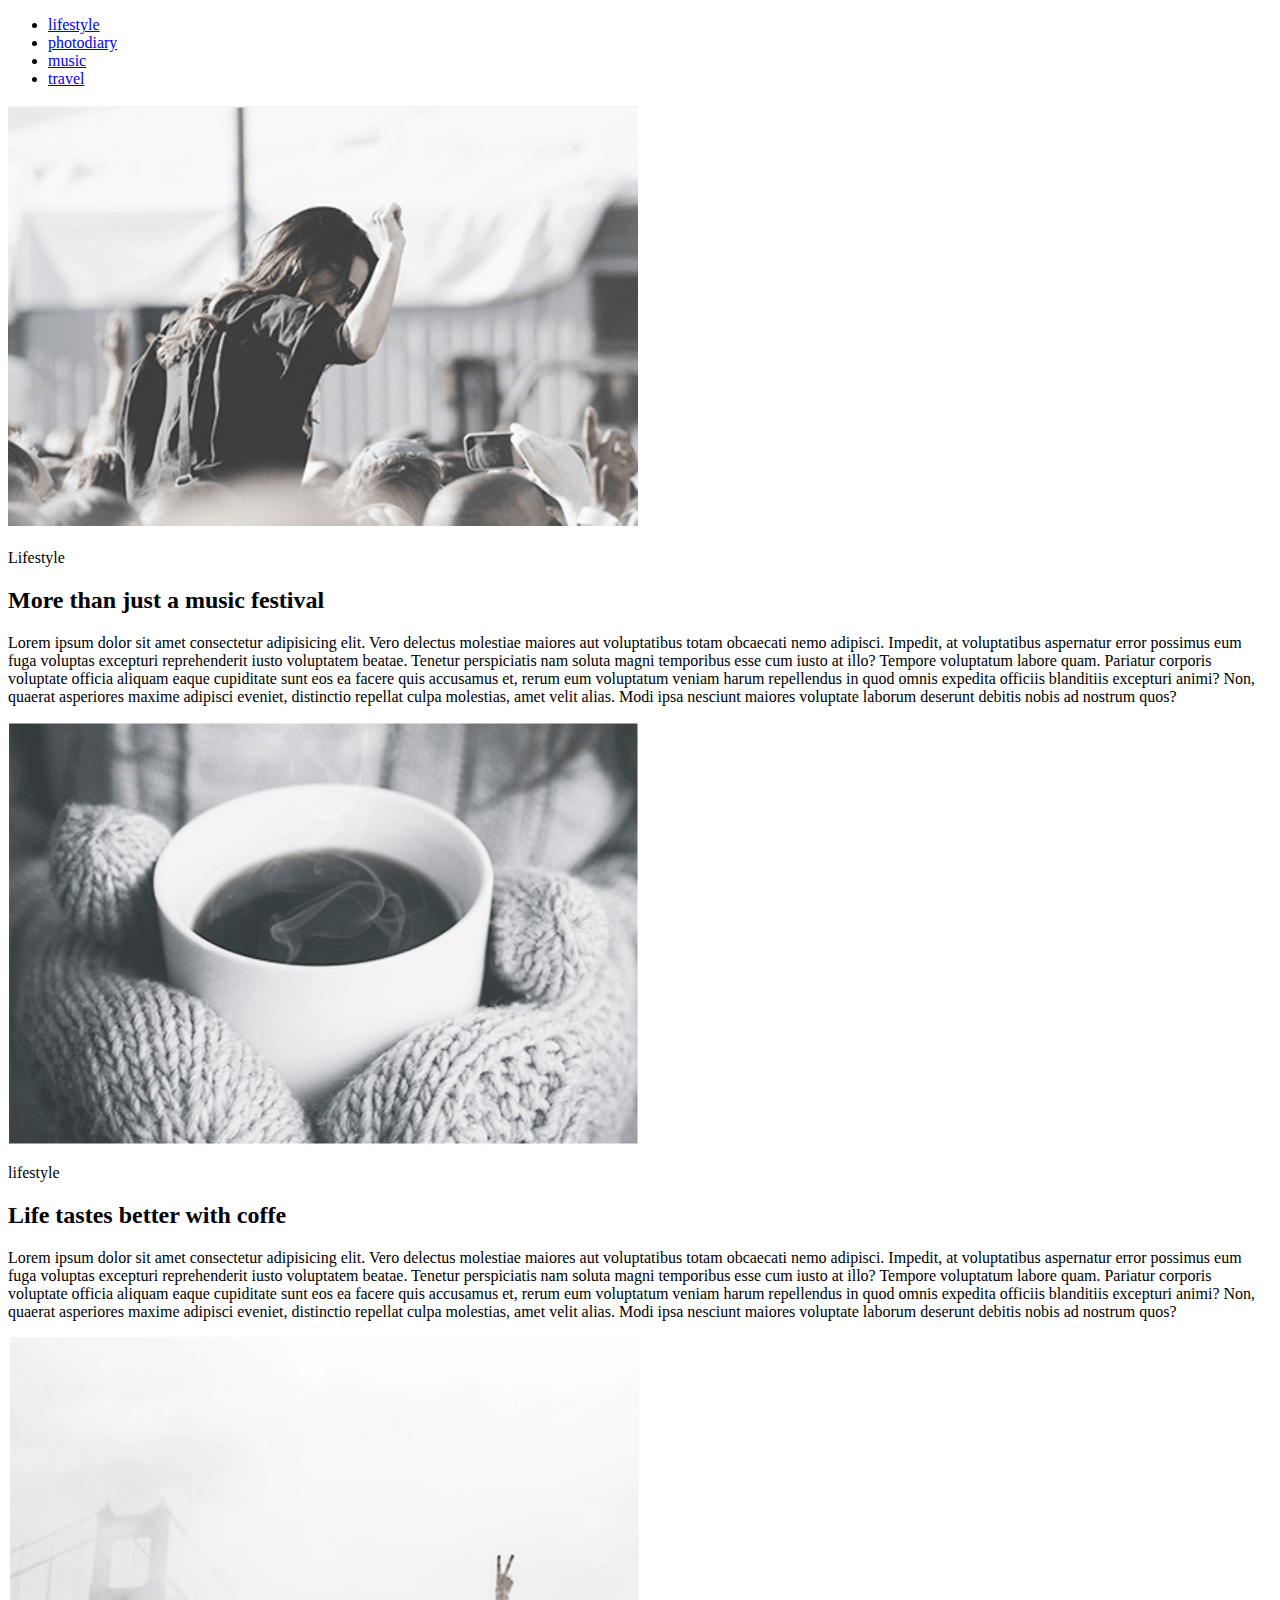
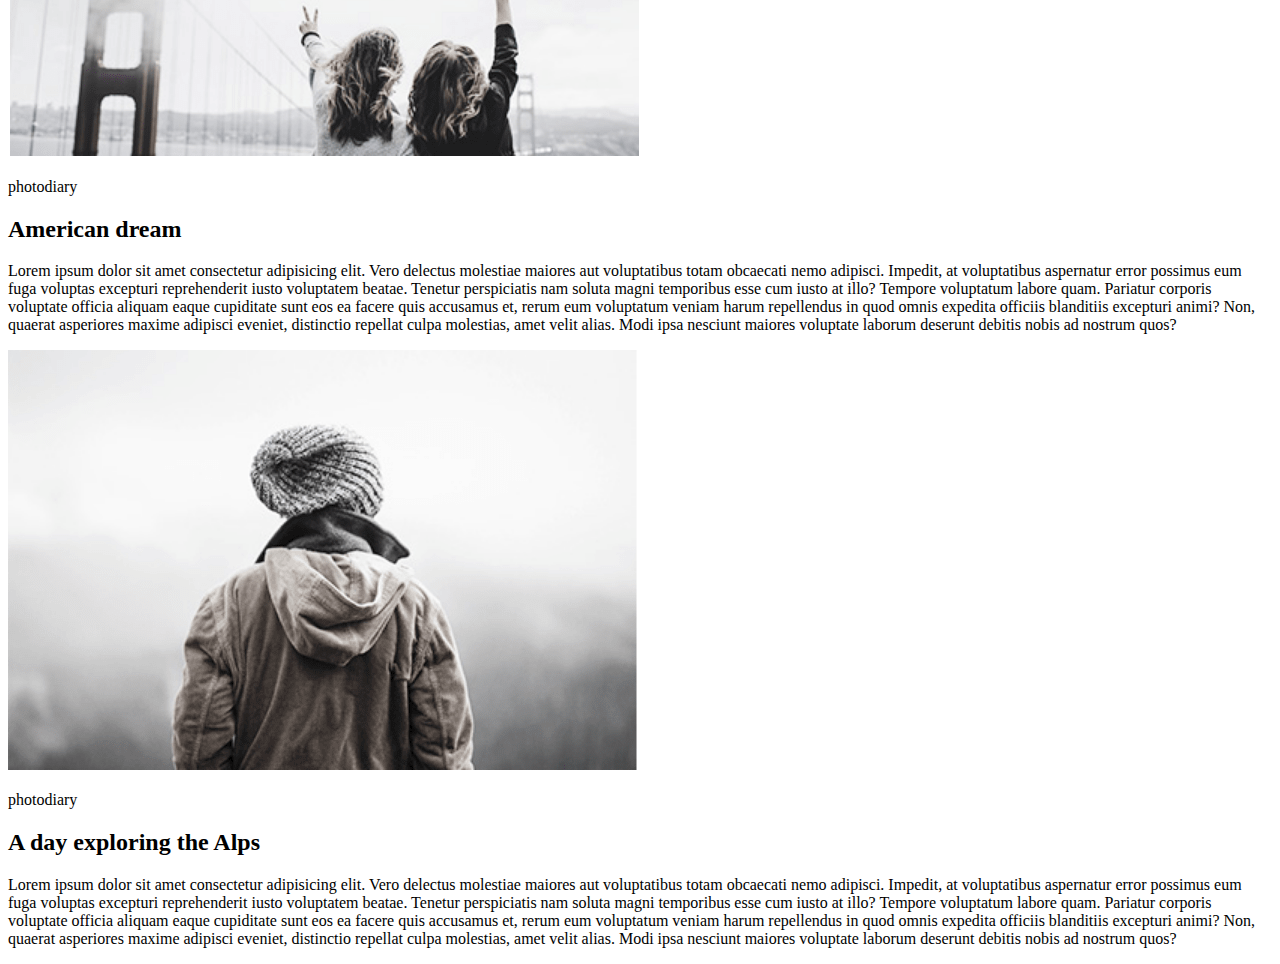
<file: 1/index.html>
<!DOCTYPE html>
<html lang="en">
<head>
    <meta charset="UTF-8">
    <meta name="viewport" content="width=device-width, initial-scale=1.0">
    <meta http-equiv="X-UA-Compatible" content="ie=edge">
    <title>Document</title>
</head>
<body>
    <nav>
        <ul>
           <li><a href="/" target="_blank">lifestyle</a></li>
           <li><a href="/" target="_blank">photodiary</a></li>
           <li><a href="/" target="_blank">music</a></li>
           <li><a href="/" target="_blank">travel</a></li>
        </ul>
    </nav>
<main>
    <article>
       <img src="img/1.png" alt="festival">
       <p>Lifestyle</p>
       <h2>More than just a music festival</h2>
       <p>Lorem ipsum dolor sit amet consectetur adipisicing elit. Vero delectus molestiae maiores aut voluptatibus totam obcaecati nemo adipisci. Impedit, at voluptatibus aspernatur error possimus eum fuga voluptas excepturi reprehenderit iusto voluptatem beatae. Tenetur perspiciatis nam soluta magni temporibus esse cum iusto at illo? Tempore voluptatum labore quam. Pariatur corporis voluptate officia aliquam eaque cupiditate sunt eos ea facere quis accusamus et, rerum eum voluptatum veniam harum repellendus in quod omnis expedita officiis blanditiis excepturi animi? Non, quaerat asperiores maxime adipisci eveniet, distinctio repellat culpa molestias, amet velit alias. Modi ipsa nesciunt maiores voluptate laborum deserunt debitis nobis ad nostrum quos?</p>
    </article>

    <article>
       <img src="img/2.png" alt="coffe">
       <p>lifestyle</p>
       <h2>Life tastes better with coffe</h2>
       <p>Lorem ipsum dolor sit amet consectetur adipisicing elit. Vero delectus molestiae maiores aut voluptatibus totam obcaecati nemo adipisci. Impedit, at voluptatibus aspernatur error possimus eum fuga voluptas excepturi reprehenderit iusto voluptatem beatae. Tenetur perspiciatis nam soluta magni temporibus esse cum iusto at illo? Tempore voluptatum labore quam. Pariatur corporis voluptate officia aliquam eaque cupiditate sunt eos ea facere quis accusamus et, rerum eum voluptatum veniam harum repellendus in quod omnis expedita officiis blanditiis excepturi animi? Non, quaerat asperiores maxime adipisci eveniet, distinctio repellat culpa molestias, amet velit alias. Modi ipsa nesciunt maiores voluptate laborum deserunt debitis nobis ad nostrum quos?</p>
    </article>
    
    <article>
       <img src="img/3.png" alt="bridge">
       <p>photodiary</p>
       <h2>American dream</h2>
       <p>Lorem ipsum dolor sit amet consectetur adipisicing elit. Vero delectus molestiae maiores aut voluptatibus totam obcaecati nemo adipisci. Impedit, at voluptatibus aspernatur error possimus eum fuga voluptas excepturi reprehenderit iusto voluptatem beatae. Tenetur perspiciatis nam soluta magni temporibus esse cum iusto at illo? Tempore voluptatum labore quam. Pariatur corporis voluptate officia aliquam eaque cupiditate sunt eos ea facere quis accusamus et, rerum eum voluptatum veniam harum repellendus in quod omnis expedita officiis blanditiis excepturi animi? Non, quaerat asperiores maxime adipisci eveniet, distinctio repellat culpa molestias, amet velit alias. Modi ipsa nesciunt maiores voluptate laborum deserunt debitis nobis ad nostrum quos?</p>
    </article>

    <article>
            <img src="img/4.png" alt="bridge">
       <p>photodiary</p>
       <h2>A day exploring the Alps</h2>
       <p>Lorem ipsum dolor sit amet consectetur adipisicing elit. Vero delectus molestiae maiores aut voluptatibus totam obcaecati nemo adipisci. Impedit, at voluptatibus aspernatur error possimus eum fuga voluptas excepturi reprehenderit iusto voluptatem beatae. Tenetur perspiciatis nam soluta magni temporibus esse cum iusto at illo? Tempore voluptatum labore quam. Pariatur corporis voluptate officia aliquam eaque cupiditate sunt eos ea facere quis accusamus et, rerum eum voluptatum veniam harum repellendus in quod omnis expedita officiis blanditiis excepturi animi? Non, quaerat asperiores maxime adipisci eveniet, distinctio repellat culpa molestias, amet velit alias. Modi ipsa nesciunt maiores voluptate laborum deserunt debitis nobis ad nostrum quos?</p>
    </article>
</main>
</body> 
</html>
</file>
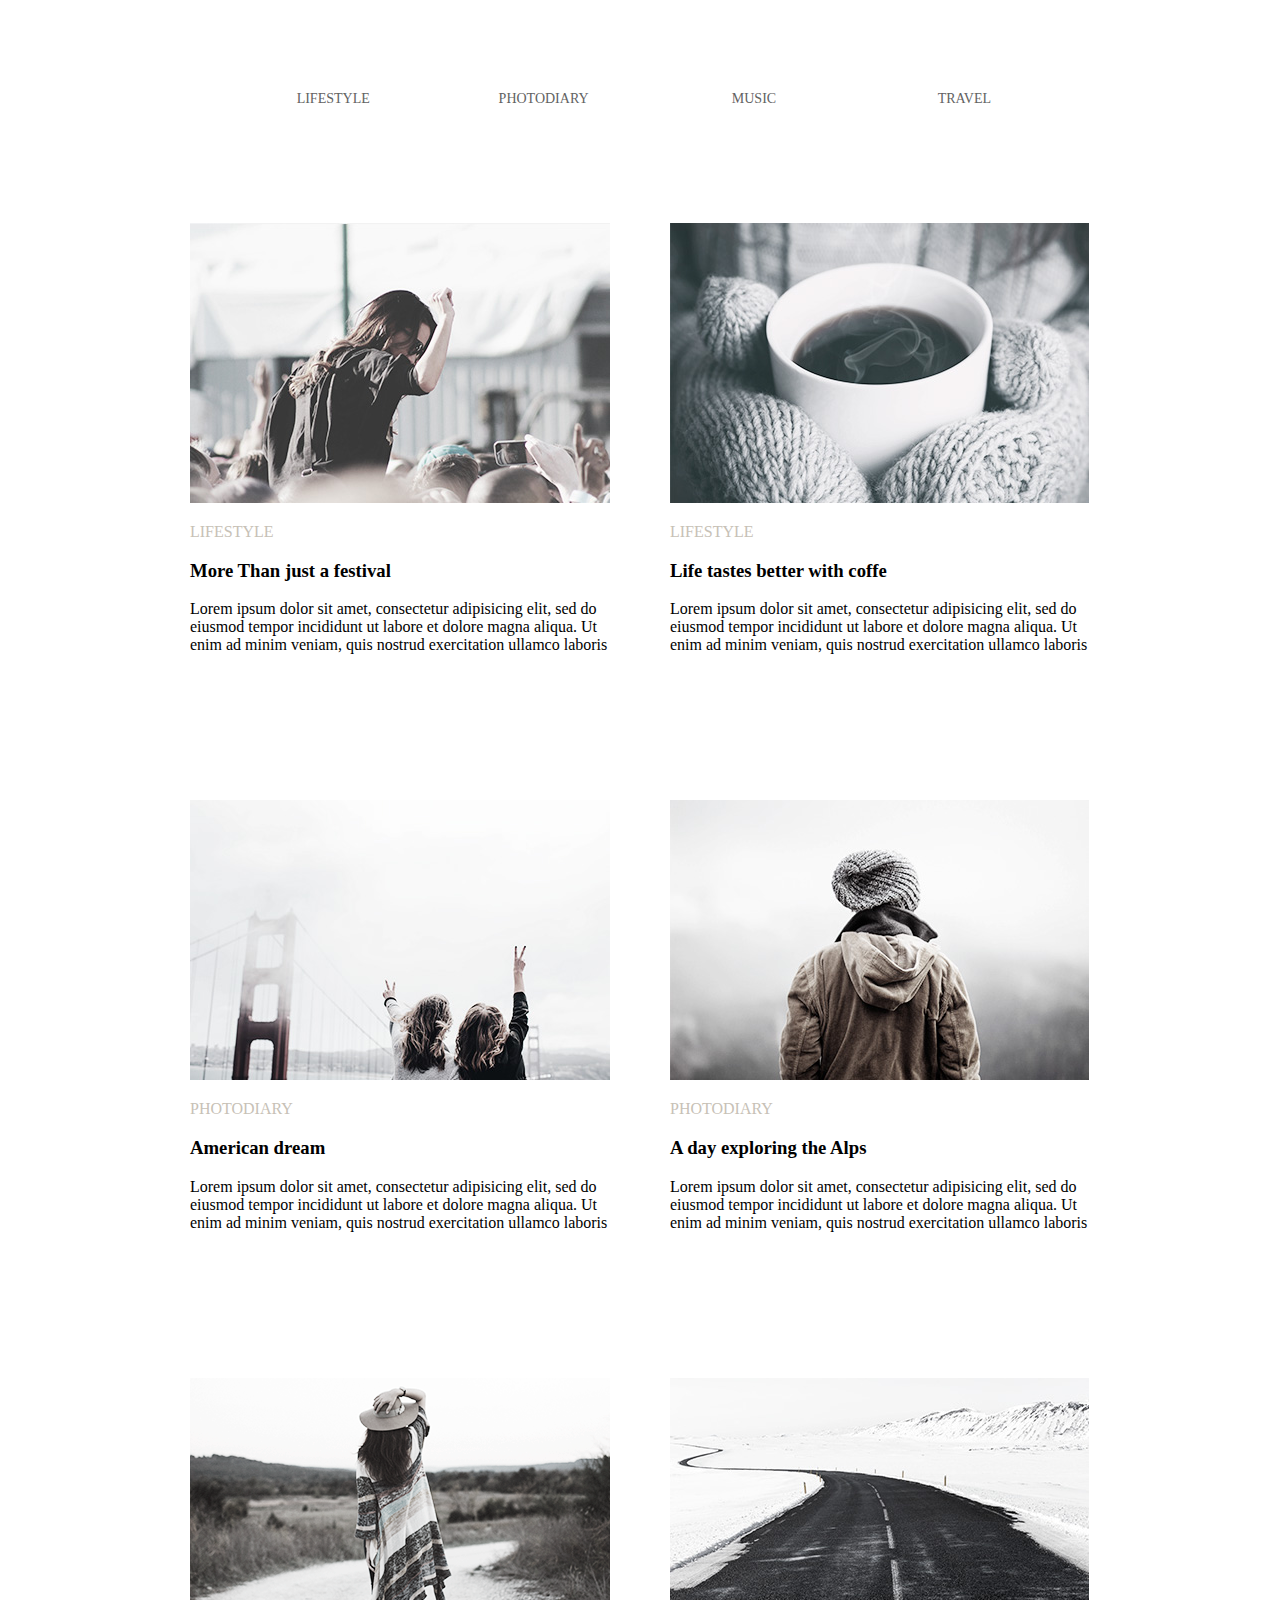
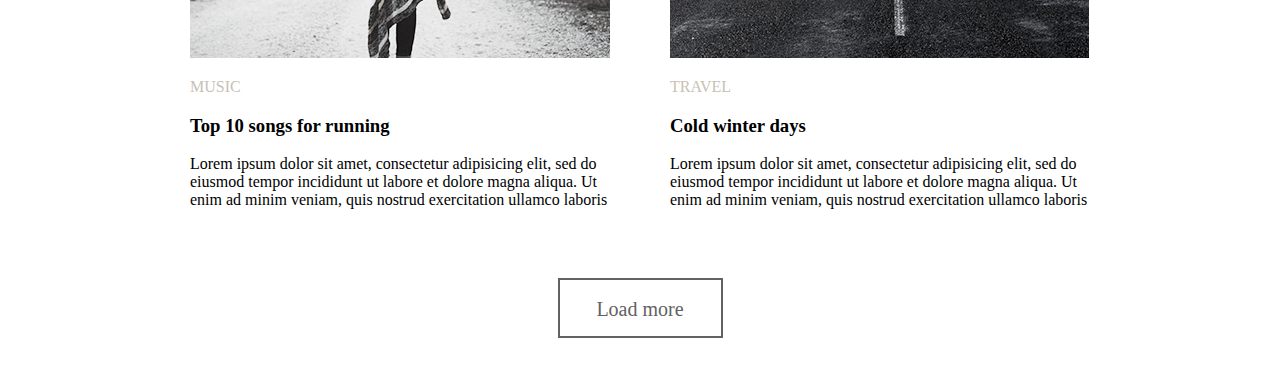
<file: 2/index.html>
<!DOCTYPE html>
<html lang="en">
<head>
    <meta charset="UTF-8">
    <meta name="viewport" content="width=device-width, initial-scale=1.0">
    <meta http-equiv="X-UA-Compatible" content="ie=edge">
    <title>Document</title>
    <link rel="stylesheet" href="css/style.css">
</head>
<header>
    <!--Menu-->
    <nav class="menu">
        <ul>
           <li><a href="/">lifestyle</a></li>
           <li><a href="/">photodiary</a></li>
           <li><a href="/">music</a></li>
           <li><a href="/">travel</a></li>
        </ul>
    </nav>
    <!--Menu-->
</header>
<body>
    <!--Lifestyle-->
    <main>
        <section class="lifestyle">
            <article class="festival">
                <img src="img/1.jpg" alt="festival">
                <p><a href="/">lifestyle</a></p>
                <h3>More Than just a festival</h3>
                <p>Lorem ipsum dolor sit amet, consectetur adipisicing elit, sed do eiusmod tempor incididunt ut labore et dolore magna aliqua. Ut enim ad minim veniam, quis nostrud exercitation ullamco laboris </p>
            </article>
            <article class="coffe">
                <img src="img/2.jpg" alt="coffe">
                <p><a href="/">lifestyle</a></p>
                <h3>Life tastes better with coffe</h3>
                <p>Lorem ipsum dolor sit amet, consectetur adipisicing elit, sed do eiusmod tempor incididunt ut labore et dolore magna aliqua. Ut enim ad minim veniam, quis nostrud exercitation ullamco laboris</p>
            </article>
        </section>
     <!--Lifestyle-->
     
     <!--Photodiary-->
        <section class="photodiary">
            <article class="dream">
               <img src="img/3.jpg" alt="bridge">
               <p><a href="/">photodiary</a></p>
               <h3>American dream</h3>
               <p>Lorem ipsum dolor sit amet, consectetur adipisicing elit, sed do eiusmod tempor incididunt ut labore et dolore magna aliqua. Ut enim ad minim veniam, quis nostrud exercitation ullamco laboris</p>
            </article>
         
           <article class="alps">
               <img src="img/4.jpg" alt="things">
               <p><a href="/">photodiary</a></p>
               <h3>A day exploring the Alps</h3>
               <p>Lorem ipsum dolor sit amet, consectetur adipisicing elit, sed do eiusmod tempor incididunt ut labore et dolore magna aliqua. Ut enim ad minim veniam, quis nostrud exercitation ullamco laboris</p>
           </article>
    </section>
    <!--Photodiary-->

    <!--Music&travel-->
    <section class="music_travel">
        <article class="music">
            <img src="img/5.png" alt="girl">
            <p><a href="/">Music</a></p>
            <h3>Top 10 songs for running</h3>
            <p>Lorem ipsum dolor sit amet, consectetur adipisicing elit, sed do eiusmod tempor incididunt ut labore et dolore magna aliqua. Ut enim ad minim veniam, quis nostrud exercitation ullamco laboris</p>
        </article>
     
        <article class="travel">
            <img src="img/6.jpg" alt="way">
            <p><a href="/">Travel</a></p>
            <h3>Cold winter days</h3>
            <p>Lorem ipsum dolor sit amet, consectetur adipisicing elit, sed do eiusmod tempor incididunt ut labore et dolore magna aliqua. Ut enim ad minim veniam, quis nostrud exercitation ullamco laboris</p>
        </article>
    </section>
    <!--Music&travel-->

    <!--Button-->
    <footer class="butto_block">
       <a href="" class="button">Load more</a>
    </footer>
    <!--Button-->
</main>
</body>
</html>
</file>
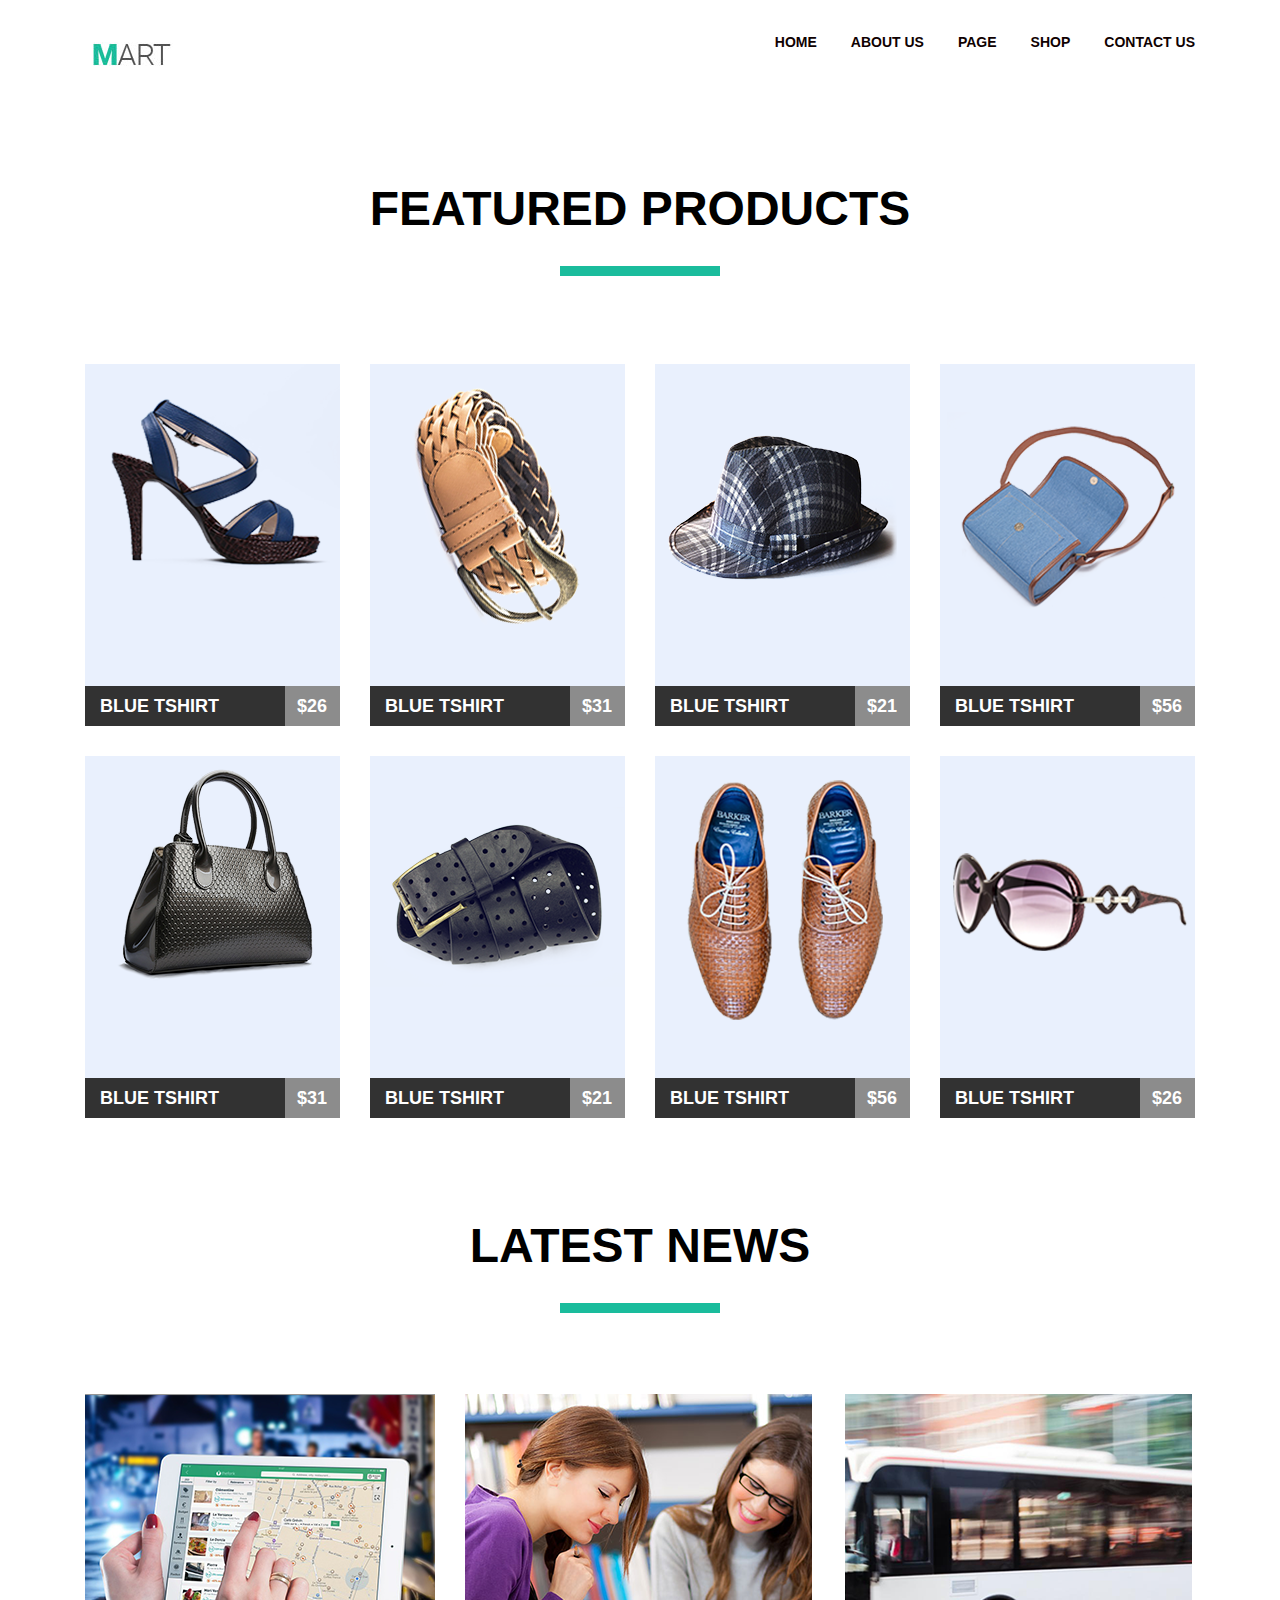
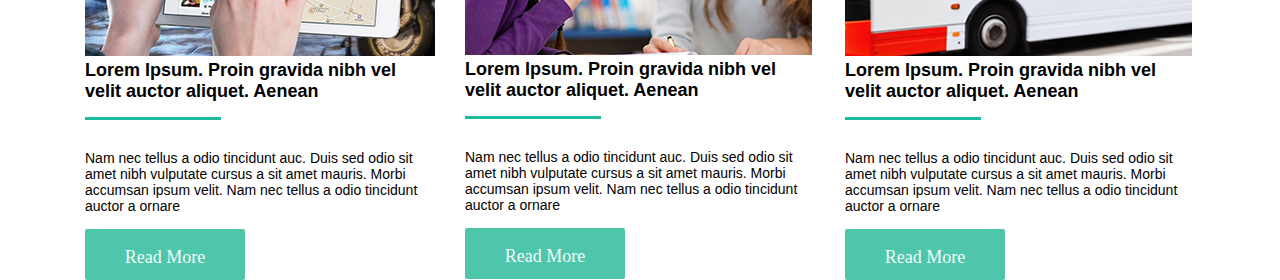
<file: 3/index.html>
<!DOCTYPE html>
<html>
<head>
    <meta charset="utf-8" />
    <meta http-equiv="X-UA-Compatible" content="IE=edge">
    <title>Page Title</title>
    <meta name="viewport" content="width=device-width, initial-scale=1">
    <link rel="stylesheet" href="css/style.css">
    
</head>
<body>
<main>
<header class="header clearfix">
    <nav>
       <a href="/" class="logo"><img src="img/logo.jpg" alt="logo"></a>
       <ul class="menu">
           <li><a href="/">home</a></li>
           <li><a href="/">about us</a></li>
           <li><a href="/">page</a></li>
           <li><a href="/">shop</a></li>
           <li><a href="/">contact us</a></li>
       </ul>
    </nav>
  
</header>
                   <!-- Products-->
<section class="title">
<h2 class="head_products">featured products</h2>
<div class="main-hr"></div>
</section>
    <!--First Products-->
<section class="products" clearfix>
    <!--First Item-->
    <article class="item">
        <div class="block_price clearfix">
            <a href="/" class="product_img"><img src="img/product1.png" alt="shoes"></a>   
            <a href="/" class="name">blue tshirt</a>
            <a href="/" class="price">$26</a>
        </div>
    </article>  
    <!--Second Item-->
    <article class="item">
        <div class="block_price clearfix">
            <a href="/" class="product_img"><img src="img/product2.png" alt="belt"></a>   
            <a href="/" class="name">blue tshirt</a>
            <a href="/" class="price">$31</a>
        </div>
    </article>  
    <!--Third Item-->
    <article class="item">
        <div class="block_price clearfix">
            <a href="/" class="product_img"><img src="img/product3.png" alt="hat"></a>   
            <a href="/" class="name">blue tshirt</a>
            <a href="/" class="price">$21</a>
        </div>
    </article>  
    <!--Fourth Item-->
    <article class="item">
        <div class="block_price clearfix">
            <a href="/" class="product_img"><img src="img/product4.png" alt="bag"></a>   
            <a href="/" class="name">blue tshirt</a>
            <a href="/" class="price">$56</a>
        </div>
    </article>  
</section>
    <!--Second Products-->
<section class="products_2 clearfix">
    <!--Fifth Item-->
    <article class="item_2">
        <div class="block_price clearfix">
            <a href="/" class="product_img"><img src="img/product5.png" alt="bag"></a>   
            <a href="/" class="name">blue tshirt</a>
            <a href="/" class="price">$31</a>
        </div>
    </article>  
    <!--Sixth Item-->
    <article class="item_2">
        <div class="block_price clearfix">
            <a href="/" class="product_img"><img src="img/product6.png" alt="belt"></a>   
            <a href="/" class="name">blue tshirt</a>
            <a href="/" class="price">$21</a>
        </div>
    </article>  
    <!--Seventh Item-->
    <article class="item_2">
        <div class="block_price clearfix">
            <a href="/" class="product_img"><img src="img/product7.png" alt="shoes"></a>   
            <a href="/" class="name">blue tshirt</a>
            <a href="/" class="price">$56</a>
            </div>
    </article>  
    <!--Eighth Item-->
    <article class="item_2">
        <div class="block_price clearfix">
            <a href="/" class="product_img"><img src="img/product8.png" alt="glasses"></a>   
            <a href="/" class="name">blue tshirt</a>
            <a href="/" class="price">$26</a>
        </div>
    </article>
</section>  
    <!--News-->
    <section class="title">
    <h2 class="head_news">Latest news</h2>
    <div class="main-hr"></div>
    </section>
    <!--First News-->
<section class="news">
    <article class="info">
        <div class="photo-info">
            <img src="img/Rectangle 34.png" alt="maps">
            <h3>Lorem Ipsum. Proin gravida nibh vel velit auctor aliquet. Aenean</h3>
            <div class="hr_bot"></div>
            <p>Nam nec tellus a odio tincidunt auc. Duis sed odio sit amet nibh vulputate cursus a sit amet mauris. Morbi accumsan ipsum velit. Nam nec tellus a odio tincidunt auctor a ornare </p>
            <a href="/" class="button">Read More</a>
        </div>
    </article>
    <!--Second News-->
    <article class="info">
        <div class="photo-info">
            <img src="img/Rectangle 33.png" alt="maps">
            <h3>Lorem Ipsum. Proin gravida nibh vel velit auctor aliquet. Aenean</h3>
            <div class="hr_bot"></div>
            <p>Nam nec tellus a odio tincidunt auc. Duis sed odio sit amet nibh vulputate cursus a sit amet mauris. Morbi accumsan ipsum velit. Nam nec tellus a odio tincidunt auctor a ornare </p>
            <a href="/" class="button">Read More</a>
        </div>
    </article>
    <!--Third News-->
    <article class="info">
         <div class="photo-info">
            <img src="img/Rectangle 32.png" alt="bus">
            <h3>Lorem Ipsum. Proin gravida nibh vel velit auctor aliquet. Aenean</h3>
            <div class="hr_bot"></div>
            <p>Nam nec tellus a odio tincidunt auc. Duis sed odio sit amet nibh vulputate cursus a sit amet mauris. Morbi accumsan ipsum velit. Nam nec tellus a odio tincidunt auctor a ornare </p>
            <a href="/" class="button">Read More</a>
        </div>
    </article>
</section>
</main>
</body>
</html>
</file>
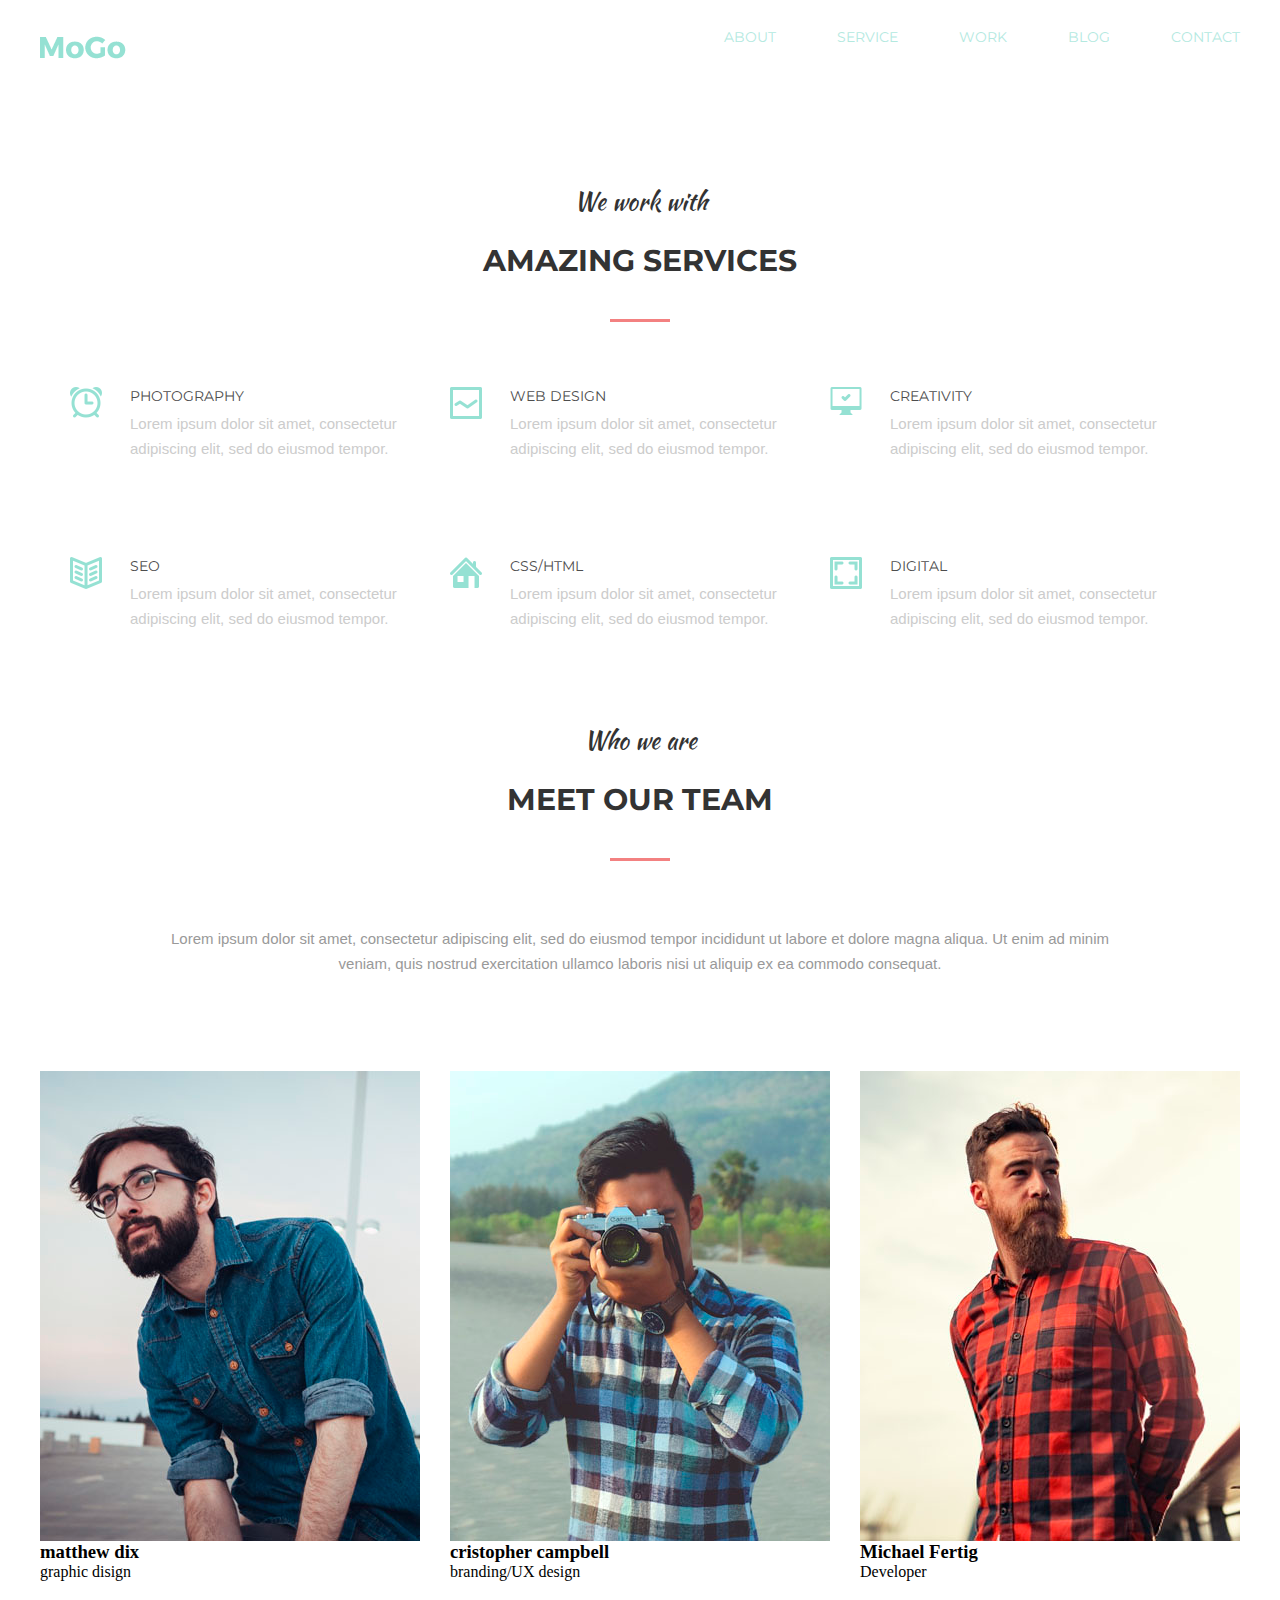
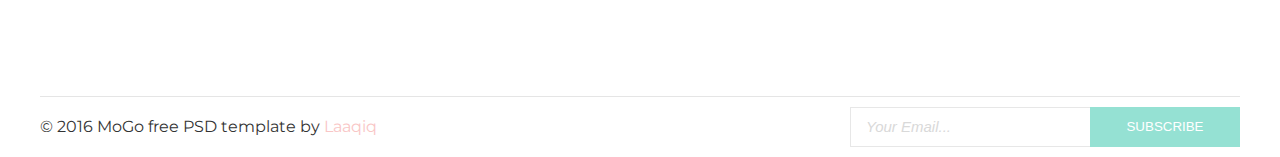
<file: 5/index.html>
<!DOCTYPE html>
<html>
<head>
    <meta charset="utf-8" />
    <meta http-equiv="X-UA-Compatible" content="IE=edge">
    <title>Page Title</title>
    <meta name="viewport" content="width=device-width, initial-scale=1">
    <link rel="stylesheet" type="text/css" media="screen" href="css/style.css" />
    <link href="https://fonts.googleapis.com/css?family=Montserrat" rel="stylesheet">
    <link href="https://fonts.googleapis.com/css?family=Kaushan+Script" rel="stylesheet">
</head>
<body>
    <!--Menu-->
    <header>
        <section class="header">
        <a href="#" class="logo"><img src="img/logo.png" alt="logo"></a>
        <ul class="menu">
            <li><a class="nav" href="">about</a></li>
            <li><a class="nav" href="">service</a></li>
            <li><a class="nav" href="">work</a></li>
            <li><a class="nav" href="">blog</a></li>
            <li><a class="nav" href="">contact</a></li>
        </ul>
    </section>
    </header>
    <!--Menu-->

    <!--Services-->
    <section class="services_head">
        <p class="title">We work with</p>
        <h2>amazing services</h2>
        <div id="services">
            <article class="services_item">
                <div class="img_box"><img src="img/icon/ALARM.png" alt="alarm">
                </div>
                <div class="text_box">
                <h3>photography</h3>
                <p>Lorem ipsum dolor sit amet, consectetur adipiscing elit,
                sed do eiusmod tempor.</p>
                </div>
            </article>
            
            <article class="services_item">
                <div class="img_box"><img src="img/icon/LINE_GRAPH.png" alt="alarm">
                </div>
                <div class="text_box">
                <h3>web design</h3>
                <p>Lorem ipsum dolor sit amet, consectetur adipiscing elit,
                sed do eiusmod tempor.</p>
                </div>
            </article>
            
            <article class="services_item">
                <div class="img_box"><img src="img/icon/COMPUTER.png" alt="alarm">
                </div>
                <div class="text_box">
                <h3>creativity</h3>
                <p>Lorem ipsum dolor sit amet, consectetur adipiscing elit,
                sed do eiusmod tempor.</p>
                </div>
            </article>
            
            <article class="services_item">
                <div class="img_box"><img src="img/icon/BOOK.png" alt="alarm">
                </div>
                <div class="text_box">
                <h3>seo</h3>
                <p>Lorem ipsum dolor sit amet, consectetur adipiscing elit,
                sed do eiusmod tempor.</p>
                </div>
            </article>
            
            <article class="services_item">
                <div class="img_box"><img src="img/icon/HOUSE.png" alt="alarm">
                </div>
                <div class="text_box">
                <h3>css/html</h3>
                <p>Lorem ipsum dolor sit amet, consectetur adipiscing elit,
                sed do eiusmod tempor.</p>
                </div>
            </article>
            
            <article class="services_item">
                <div class="img_box"><img src="img/icon/DIIGTAL.png" alt="alarm">
                </div>
                <div class="text_box">
                <h3>digital</h3>
                <p>Lorem ipsum dolor sit amet, consectetur adipiscing elit,
                sed do eiusmod tempor.</p>
                </div>
            </article>
        </div>
    </section>
    <!--Services-->

    <!--Team-->
    <section id="team">
        <p class="title">Who we are</p>
        <h2>meet our team</h2>
        <p class="title_text">
        Lorem ipsum dolor sit amet, consectetur adipiscing elit, sed do eiusmod
        tempor incididunt ut labore et dolore magna aliqua. Ut enim ad minim veniam, 
        quis nostrud exercitation ullamco laboris nisi ut aliquip ex ea commodo consequat.
        </p>
    <div class="team"> 
        <article class="team_member">
            <div class="team_photo-box">
                <img class="team_photo-box--photo" src="img/Rectangle1.jpg" alt="photo">
                <div class="team_photo-box--card">
                <a href="#" class="icon"><img src="img/icon/facebook.png" alt="facebook"></a>
                <a href="#" class="icon"><img src="img/icon/twitter.png" alt="twitter"></a>
                <a href="#" class="icon"><img src="img/icon/pinterest.png" alt="pinterest"></a>
                <a href="#" class="icon"><img src="img/icon/instagram.png" alt="instagram"></a>
                </div>
            </div>
           <div class="info">
            <h3>matthew dix</h3>
            <p>graphic disign</p>
            </div>
        </article>
    
        <article class="team_member">
            <div class="team_photo-box">
               <img class="team_photo-box--photo" src="img/Rectangle2.jpg" alt="photo">
               <div class="team_photo-box--card">
                <a href="#" class="icon"><img src="img/icon/facebook.png" alt="facebook"></a>
                <a href="#" class="icon"><img src="img/icon/twitter.png" alt="twitter"></a>
                <a href="#" class="icon"><img src="img/icon/pinterest.png" alt="pinterest"></a>
                <a href="#" class="icon"><img src="img/icon/instagram.png" alt="instagram"></a>
               </div>
            </div>
            <div class="info">
                <h3>cristopher campbell</h3>
                <p>branding/UX design</p>
            </div>
        </article>
        <article class="team_member">
            <div class="team_photo-box">
                <img class="team_photo-box--photo" src="img/Rectangle3.jpg" alt="photo">
                <div class="team_photo-box--card">
                <a href="#" class="icon"><img src="img/icon/facebook.png" alt="facebook"></a>
                <a href="#" class="icon"><img src="img/icon/twitter.png" alt="twitter"></a>
                <a href="#" class="icon"><img src="img/icon/pinterest.png" alt="pinterest"></a>
                <a href="#" class="icon"><img src="img/icon/instagram.png" alt="instagram"></a>
                </div>
            </div>
            <div class="info">
            <h3>Michael Fertig</h3>
            <p>Developer</p>
            </div>
        </article>
    </div>
</section>
    <!--Team-->

    <!--Footer-->
    <footer> 
        <hr>
        <section class="footer">
           <p>© 2016 MoGo free PSD template by <a class="text_color" href="">Laaqiq</a></p>
           <form   action="#" method="get">
            <input id="email" type="email" name="name" placeholder="Your Email...">
            <input class="button" type="button" value = "subscribe">
            </form>
        </section>
    </footer>
    <!--Footer-->
</body>
</html>
</file>
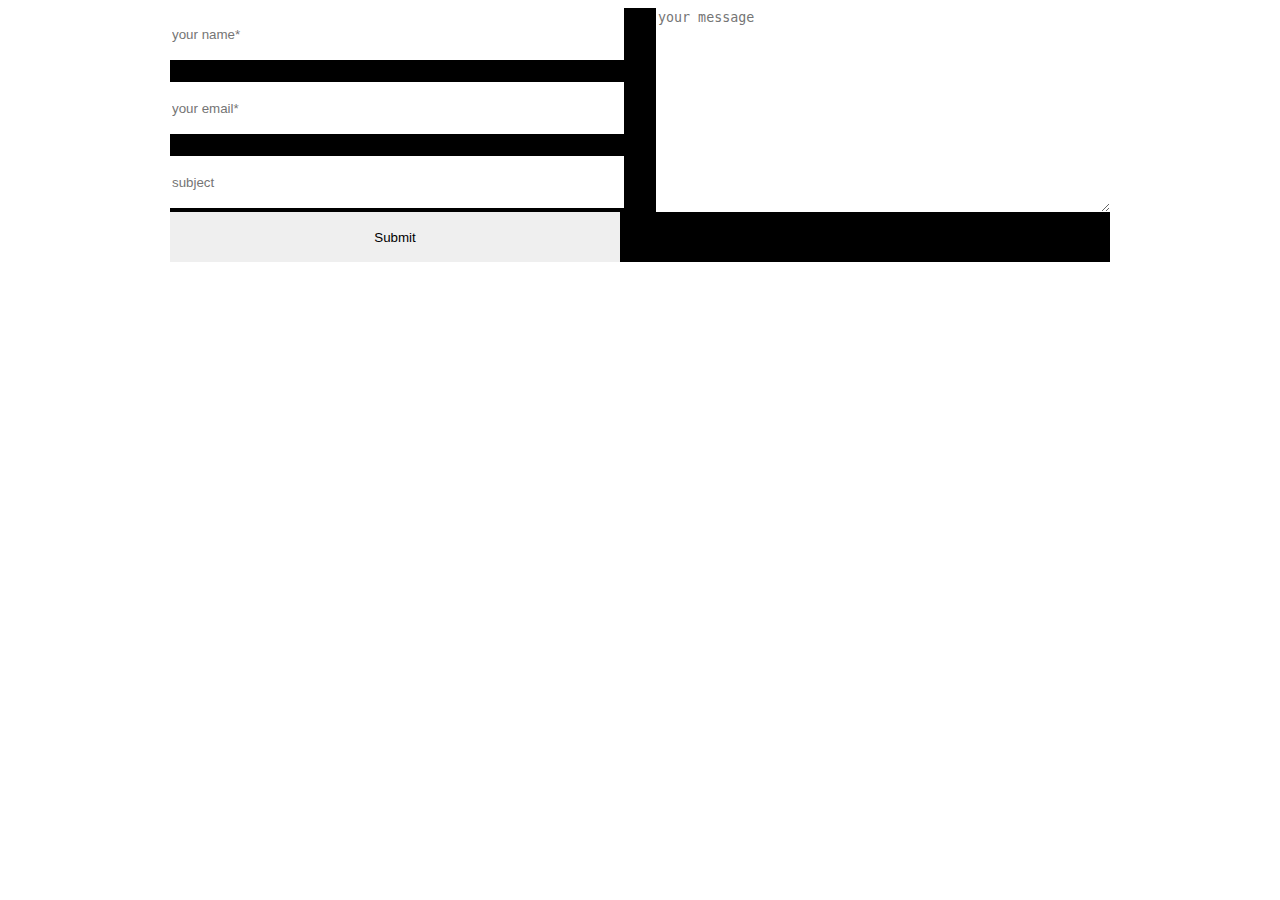
<file: 4/новая папка/index.html>
<!DOCTYPE html>
<html lang="en">
<head>
    <meta charset="UTF-8">
    <meta name="viewport" content="width=device-width, initial-scale=1.0">
    <meta http-equiv="X-UA-Compatible" content="ie=edge">
    <title>Document</title>
    <link rel="stylesheet" href="style.css">
</head>
<body>
<section class="contact">
    <form class="contact_info" action="#" method="GET">
    <div class="input_box">
      <input type="name" name="name" placeholder="your name*" id="">
      <input type="email" name="email" placeholder="your email*" id="">
      <input type="subject" name="subject" placeholder="subject" id="">
    </div>
      <textarea name = "message" placeholder="your message"></textarea>
      <input type="submit" value = "Submit">
  </form>
</section>
</body>
</html>
</file>
<file: 2/css/style.css>
body{
    width: 900px;
    margin: 0 auto;
}
/*menu*/
.menu li {
    display: inline-block;
    list-style: none;
    text-align: center;
    width: 24%;
    margin-top: 75px;
    font-size: 14px;
    text-transform: uppercase; 
    margin-bottom: 100px;
}
.menu a{
    text-decoration: none;
    color: #626262;
}
a:hover{
    color: #03a9f4;
}
/*menu*/

/*lifestyle*/
.lifestyle a{
    text-transform: uppercase;
    color: #c7c1b6;
    text-decoration: none;
}
.festival{
    width: 420px;
    display: inline-block;
    padding-right: 28px;
    margin-bottom: 130px;
}
.coffe{
    width: 420px;
    display: inline-block;
    padding-left: 28px;
    margin-bottom: 130px;
}
/*lifestyle*/

/*photodiary*/
.photodiary a{
    text-transform: uppercase;
    color: #c7c1b6;
    text-decoration: none;
}
.dream{
    width: 420px;
    display: inline-block;
    padding-right: 28px;
    margin-bottom: 130px;
}
.alps{
    width: 420px;
    display: inline-block;
    padding-left: 28px;
    margin-bottom: 130px;
}
/*photodiary*/

/*Music&travel*/
.music_travel a{
    text-transform: uppercase;
    color: #c7c1b6;
    text-decoration: none;
}
.music{
    width: 420px;
    display: inline-block;
    padding-right: 28px;
    margin-bottom: 53px;
}
.travel{
    width: 420px;
    display: inline-block;
    padding-left: 28px;
    margin-bottom: 53px;
}
/*Music&travel*/

/*Button*/
.button {
    display: block;
    width: 165px;
    height: 60px;
    border: 2px solid #626262;
    text-align: center;
    padding: 18px 10px 10px 10px;
    box-sizing: border-box;
    font-size: 20px;
    text-decoration: none;
    color: #626262;
    margin: 0 auto;
    margin-bottom: 40px;
}
/*Button*/
</file>
<file: 3/css/style.css>
*{
    margin: 0;
    padding: 0;
    box-sizing: border-box;
}
*,
::before,
::after{
    box-sizing: inherit;
}

body{
    width: 1170px;
    margin: 0 auto;
}
/*Header*/
.menu li{
    display: inline-block;
    text-decoration: none;
    text-align: center;
    margin-right: 30px;
    margin-top: 34px;
    font-size: 14px;
    font-family: -apple-system, BlinkMacSystemFont, 'Segoe UI', Roboto, Oxygen, Ubuntu, Cantarell, 'Open Sans', 'Helvetica Neue', sans-serif;
    text-transform: uppercase;
    font-weight:bold;
}
.menu li a{
    color: #0f0101;
}
a{
    text-decoration: none;
}
    
.menu{
    float: right;
}

  .logo{
    float: left;
    margin-left: 30px;
    margin-top: 34px;
    display: block;
  }
  .menu a:hover{
    color: #1abc9c;
  }

  header{
      margin-bottom: 100px;
  }
  /*Header*/
  
  /*Products*/
  .head_products{
    width: 100%;
    text-transform: uppercase;
    text-align: center;
    font-size: 48px;
    font-family: -apple-system, BlinkMacSystemFont, 'Segoe UI', Roboto, Oxygen, Ubuntu, Cantarell, 'Open Sans', 'Helvetica Neue', sans-serif;
}

h2:after{
    content:'';
    display: block;
    width: 160px;
    height: 10px;
    background:#1abc9c;
    margin: 0 auto;
    margin-top: 30px;
}
    
  .name{
    width: 200px;
    height: 40px;
    background-color: #323232;
    padding: 10px 40px 10px 15px;
    box-sizing: border-box;
    float: left;
    font-size: 18px;
    font-family: -apple-system, BlinkMacSystemFont, 'Segoe UI', Roboto, Oxygen, Ubuntu, Cantarell, 'Open Sans', 'Helvetica Neue', sans-serif;
    font-weight: bold;
    text-transform: uppercase;
}
 .price{
    float: right;
    width: 55px;
    height: 40px;
    text-align: center;
    background-color: #8c8c8c;
    padding: 10px 15px 10px 12px;
    box-sizing: border-box;
    font-size: 18px;
    font-family: -apple-system, BlinkMacSystemFont, 'Segoe UI', Roboto, Oxygen, Ubuntu, Cantarell, 'Open Sans', 'Helvetica Neue', sans-serif;
    font-weight: bold;
    text-transform: uppercase;
}
.product_img{
    width: 255px;
    height: 322px;
    display: block;
}
.block_price:hover .name{
    background: #1abc9c;
}
.block_price:hover .price{
    background: #7fd9c7;
}

.block_price:hover img{
    background:none;
}
    

.item{
    width: 255px;
    float: left;
    margin-left: 30px;
    margin-bottom: 30px;
    margin-top: 88px;
}
.item a{
    color: white;
} 
.item_2{
    width: 255px;
    float: left;
    margin-left: 30px;
    margin-bottom: 100px;
}
.item_2 a{
    color: white;
} 
/*Products*/

/*News*/
.head_news {
    width: 100%;
    text-transform: uppercase;
    text-align: center;
    font-size: 48px;
    font-family: -apple-system, BlinkMacSystemFont, 'Segoe UI', Roboto, Oxygen, Ubuntu, Cantarell, 'Open Sans', 'Helvetica Neue', sans-serif;
}
.photo-info{
    width: 350px;
    height: 362px;
    margin-top: 81px;
}
.photo-info h3{
    font-size: 18px;
    font-family: -apple-system, BlinkMacSystemFont, 'Segoe UI', Roboto, Oxygen, Ubuntu, Cantarell, 'Open Sans', 'Helvetica Neue', sans-serif;
}
.photo-info p{
    font-size: 14px;
    font-family: -apple-system, BlinkMacSystemFont, 'Segoe UI', Roboto, Oxygen, Ubuntu, Cantarell, 'Open Sans', 'Helvetica Neue', sans-serif;
}

.info h3:after{
    content:'';
    display: block;
    width: 136px;
    height: 3px;
    border: none;
    background-color:#1abc9c;
    margin: 15px 0 30px 0;
}

.info{
    width: 350px;
    height: 540px;
    float: left;
    margin-left: 30px;
}

.button {
    display: block;
    width: 160px;
    height: 51px;
    margin: 0 auto;
    background-color: #4ec6ab;
    text-align: center;
    padding: 18px 10px 10px 10px;
    box-sizing: border-box;
    float: left;
    border-radius: 2px;
    font-size: 18px;
    margin-bottom: 80px;
    color: #f3fbf9;
    margin-top: 15px;
}
/*News*/

/*clearfix*/
.clearfix::after {
    content: "";
    clear: both;
    display: block;
  }
  .clearfix::before {
    content: "";
    clear: both;
    display: block;
  }
  /*clearfix*/
</file>
<file: 5/css/style.css>
html{
    box-sizing: border-box;
    
}
*,
*::before,
*::after{
    box-sizing: inherit;
    margin: 0;
    padding: 0;
}
body{
    width: 1200px;
    margin: 0 auto;
}
/*Menu*/
.header{
    display: flex;
    justify-content: space-between;
    margin-top: 28px;
    margin-bottom: 130px;
    height: 30px;
}
.logo{
    text-align: center;
    margin-top: 8px;
}
.menu li{
    display: inline-block;
    text-decoration: none;
    padding-left: 57px; 
}
.nav{
    text-decoration: none;
    font-size: 14px;
    font-family: 'Montserrat', sans-serif;
    color: #b3e9df;
    padding: 0px;
    margin: 0px;
    text-transform: uppercase;
    display: block;
}

.menu a:hover .menu li a::after{
    opacity: 1;
}
.menu a:hover { 
    color: #f38181;
}
.menu a:hover::after{
    content:'';
    display:block;
    width:100%;
    height:3px;
    background:#f38181;
    margin-top: 10px;
}

/*Menu*/

/*Services*/
.title{
    font-size: 24px;
    font-family: 'Kaushan Script', cursive;
    text-align: center;
    padding-bottom: 25px;
    line-height: 1.2;
    font-weight: normal;
    color: #333333;
}
h2{
    font-size: 30px;
    font-family: 'Montserrat', sans-serif;
    text-transform: uppercase;
    text-align: center;
    color: #333333;
}
h2:after{
    content:'';
    display: block;
    width: 60px;
    height: 3px;
    background:#f38181;
    margin: 0 auto;
    margin-top: 40px;
    margin-bottom: 65px;
}
#services{
    display: flex;
    flex-wrap: wrap;
    height: 250px;
    align-content: space-between;
}
.services_item{
    width:380px;
    height: 80px;
    display: flex;
    padding: 0 10px;
}
.text_box{
display: flex;
flex-wrap: wrap;
}
.img_box{
    width: 80px;
    height: 80px;
}
.img_box img{
    padding: 0px 30px 0px 20px; 
}
#services h3{
    font-size: 14px;
    font-family: 'Montserrat', sans-serif;
    text-transform: uppercase;
    font-weight: normal;
    color: #4d4d4d;
}
#services p{
    font-size: 15px;
    font-family: 'Roboto', sans-serif;
    color: #cccccc;
    line-height: 25px;
}

/*Services*/

/*Team*/
#team{
    padding-top: 90px;
}
.title_text{
    text-align: center;
    font-size: 15px;
    font-family: 'Roboto', sans-serif;
    padding: 0px 125px 95px 125px;
    color: #999999;
    line-height: 25px;
}
.team{
    display: flex;
    justify-content: space-between;
}
.team_member{
    width: 380px;
    height: 625px;
}

.team_photo-box{
    background-color: rgb(149, 225, 211);
    width: 380px;
    height: 470px;
    position: relative;
    cursor: pointer;
}

.team_photo-box--card{
    width: 100%;
    height: 100%;
    display: flex;
    background-image: -moz-linear-gradient( 90deg, rgb(252,227,138,0.5) 0%, rgb(243,129,129,0.5) 100%);
    background-image: -webkit-linear-gradient( 90deg, rgb(252,227,138,0.5) 0%, rgb(243,129,129,0.5) 100%);
    background-image: -ms-linear-gradient( 90deg, rgb(252,227,138,0.5) 0%, rgb(243,129,129,0.5) 100%);
    align-items: center;
    justify-content: center;
    position: absolute;
    top: 0px;
    left: 0px;
    opacity:0;
    transform: translate(0, 0);
    transition: transform 0.3s ease-in;
}
.member h3{
    text-transform: uppercase;
    font-size: 15px;
    font-family: 'Montserrat', sans-serif;
    text-align: center;
    padding-top: 30px;
    font-weight: normal;
    color: #404040;
}

.team_photo-box--photo{
    width: 100%;
    height: 100%;
    object-fit: cover;
    transform: translate(0, 0);
    transition: transform 0.3s ease-in;
}

.team_photo-box:hover .team_photo-box--card{
    opacity: 1;
    transform: translate(-10px,-10px);
}
.team_photo-box:hover .team_photo-box--photo{
    transform: translate(-10px,-10px);
}


.member p{
    font-size: 15px;
    font-family: 'Roboto', sans-serif;
    text-transform: capitalize;
    text-align: center;
    padding-top: 15px;
    color: #acacac;
    font-style: italic;
}



.icon{
    display: block;
    background-color: #fce38a;
    width: 55px;
    height: 55px;
    margin:0px 1px;
    display: flex;
    align-items: center;
    justify-content: center;
}

.icon:hover{
    background-color: #95e1d3;
}
/*Team*/

/*Footer*/
.footer{
    height: 40px;
    display: flex;
    justify-content: space-between;
    margin-bottom: 10px;
    align-items: center;
}
hr{
    width: 100%;
    color: #e5e5e5;
    background-color: #e5e5e5;
    height: 1px;
    border: none;
    margin-bottom: 10px;
}

#email{
    width: 240px;
    height: 40px;
    font-size: 15px;
    font-family: 'Roboto', sans-serif;
    font-style: italic;
    border: solid 1px #e7e7e7;
    color: #e7e7e7;
    border-right: none;
    padding: 15px;
    float: left;
}    
::-webkit-input-placeholder {
    color:#d9d9d9

}
::-moz-placeholder          {
    color:#d9d9d9;

}
:-moz-placeholder           {
    color:#d9d9d9;
}
:-ms-input-placeholder      {
    color:#d9d9d9;
padding-right: 5px;
}
:focus::-webkit-input-placeholder {
    color: transparent;
}
:focus::-moz-placeholder          {
    color: transparent;
}
:focus:-moz-placeholder           {
    color: transparent;
}
:focus:-ms-input-placeholder      {
    color: transparent;
}

.button{
    width: 150px;
    height: 40px;
    text-transform: uppercase;
    background-color: #95e1d3;
    color: white;
    border: none;
    cursor: pointer;
    vertical-align: top;
    padding: 0;
    float: left;
}
.footer p{
    font-family: 'Montserrat', sans-serif;
    color: #333333;
}

.text_color{
    color: #f9c6c6;
    text-decoration: none;
}
/*clearfix*/
.clearfix::after {
    content: "";
    clear: both;
    display: block;
  }
  .clearfix::before {
    content: "";
    clear: both;
    display: block;
  }
  /*clearfix*/

/*Footer*/
</file>
<file: 4/новая папка/style.css>
.contact_info{
    width: 940px;
    margin: 0 auto;
    background: black;
}
.contact_info{
    display: flex;
    justify-content: space-between;
    flex-wrap: wrap;
}

input{
    width: 450px;
    height: 50px;
    border: none;
}
textarea{
    width: 450px;
    height: 200px;
    border: none;
}
.input_box{
    width: 455px;
    height: 200px;
    display: flex;
    justify-content: space-between;
    flex-direction: column;
}
</file>
